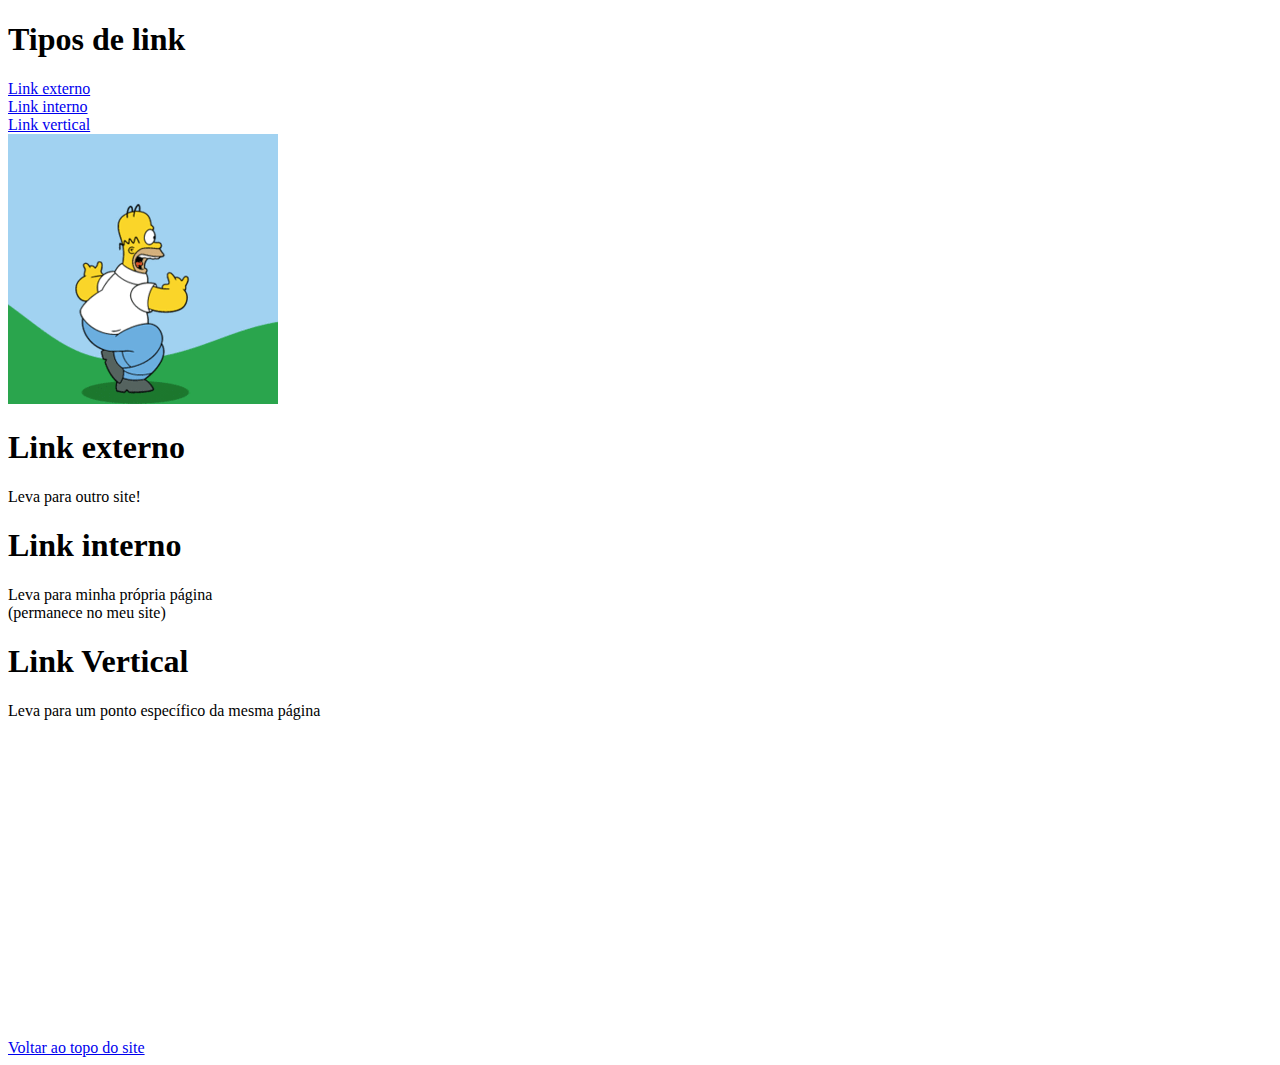
<file: Aula03/index.html>
<!doctype html>
<html>
	<head>
	</head>
	<body>
		<h1 id="topo">Tipos de link</h1>
		<a href="https://google.com" target="_blanck">
			Link externo
		</a>
		<br>
		<a href="pagina2.html">Link interno</a><br>
		<a href="#tituloVertical">
			Link vertical
		</a>
		<br>
		<a href="https://pt.stackoverflow.com/questions/6457/como-posso-pausar-e-dar-play-em-um-gif">
			<img src="simpson.gif">
		</a>
		
		
		<h1 id="tituloExterno">Link externo</h1>
		Leva para outro site!
		<h1>Link interno</h1>
		Leva para minha própria página<br>
		(permanece no meu site)
		<h1 id="tituloVertical">Link Vertical</h1>
		Leva para um ponto específico da mesma página
		<br>
		<iframe width="560" height="315" src="https://www.youtube.com/embed/8sZns8gbnsk" title="YouTube video player" frameborder="0" allow="accelerometer; autoplay; clipboard-write; encrypted-media; gyroscope; picture-in-picture" allowfullscreen></iframe>
		<br>
		<a href="#topo">Voltar ao topo do site</a>
	</body>
</html>
</file>
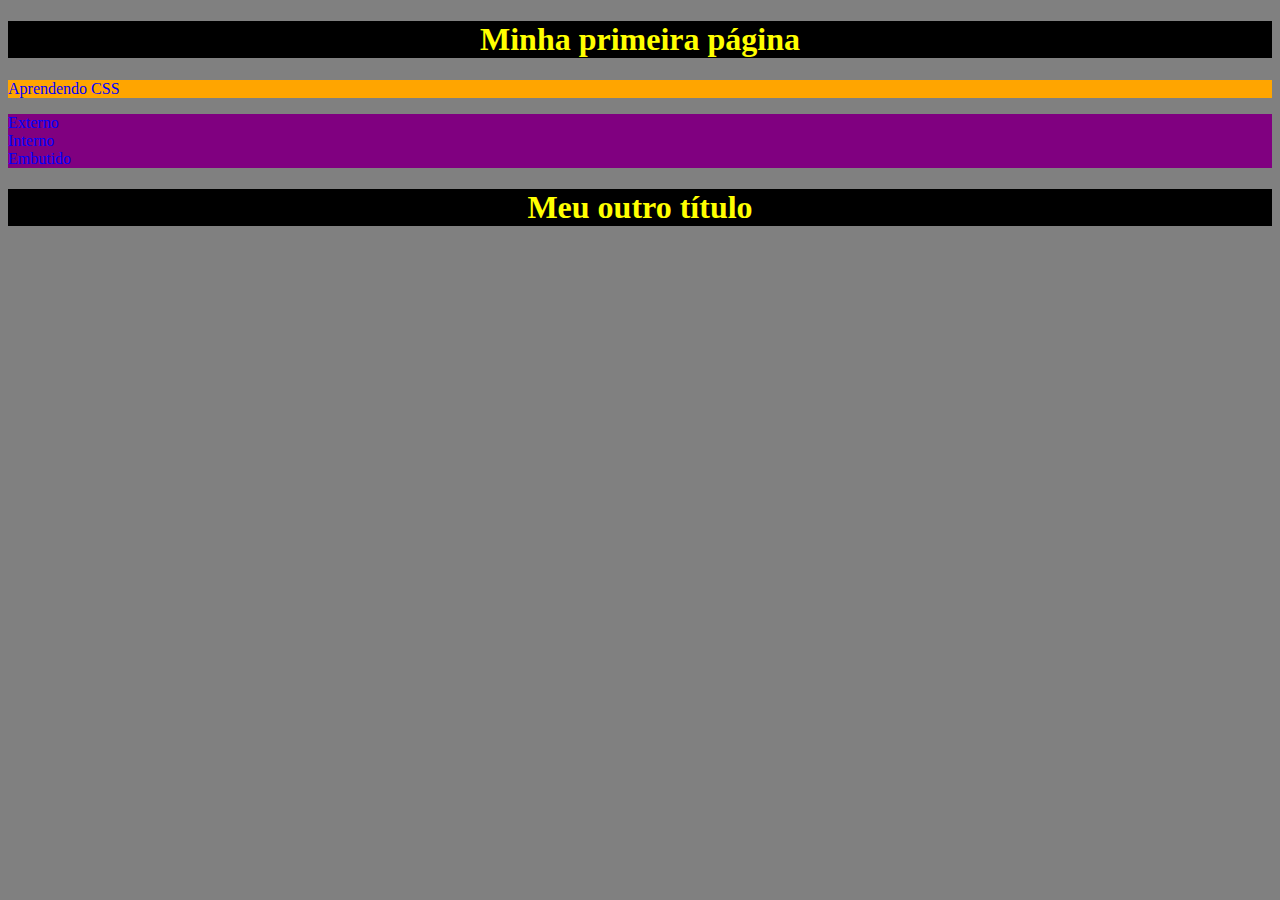
<file: Aula04/index.html>
<!doctype html>
<html>
	<head>
		<meta charset="UTF-8">
		<title>Usando CSS</title>
		<link rel="stylesheet" href="estilo.css">
	</head>
	<body>
		<h1>Minha primeira página</h1>
		<p>Aprendendo CSS</p>
		<div>
			Externo<br>
			Interno<br>
			Embutido
		</div>
		<h1>Meu outro título</h1>
	</body>
</html>
</file>
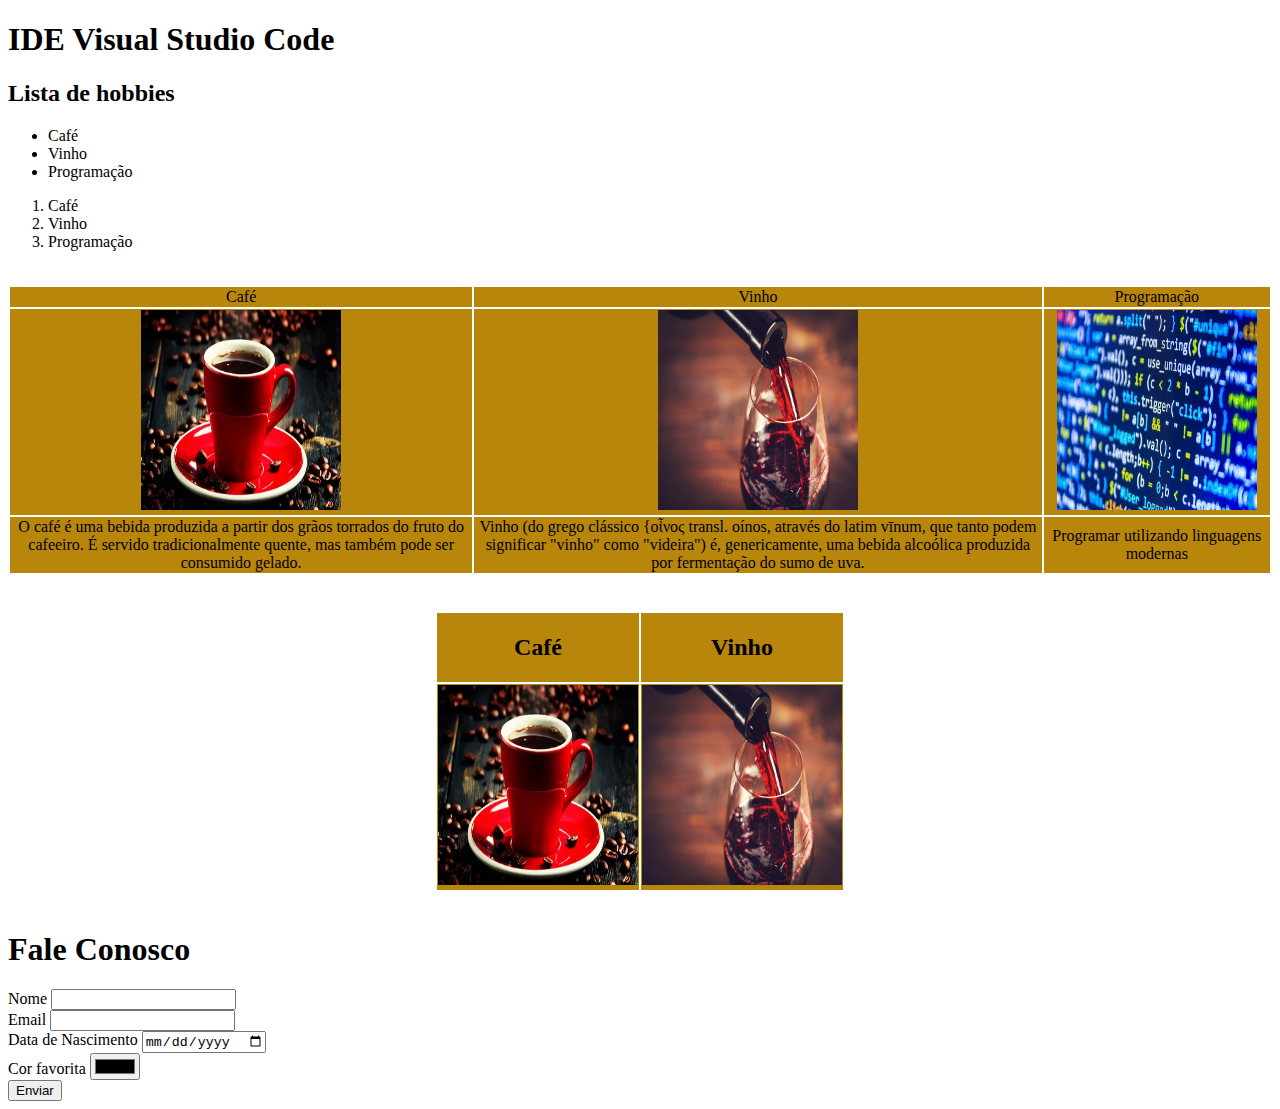
<file: Aula05/index.html>
<!DOCTYPE html>
<html>
    <head>
        <meta charset="UTF-8">
        <title>Minha página VSC</title>
        <link rel="stylesheet" href="css/estilo.css">
    </head>
    <body>
        <h1>IDE Visual Studio Code</h1>
        <h2>Lista de hobbies</h2>
        <ul>
            <li>Café</li>
            <li>Vinho</li>
            <li>Programação</li>
        </ul>
        <ol>
            <li>Café</li>
            <li>Vinho</li>
            <li>Programação</li>
        </ol>
        <br>
        <table>
            <tr>
                <td>Café</td>
                <td>Vinho</td>
                <td>Programação</td>
            </tr>
            <tr>
                <td>
                    <img src="imagem/cafe.webp" width="200" height="200">
                </td>
                <td>
                    <img src="imagem/vinho.jpg" width="200" height="200">
                </td>
                <td>
                    <img src="imagem/programacao.webp" width="200" height="200">
                </td>
            </tr>
            <tr>
                <td>O café é uma bebida produzida a partir dos grãos torrados do fruto do cafeeiro. É servido tradicionalmente quente, mas também pode ser consumido gelado. </td>
                <td>Vinho (do grego clássico {οἶνος transl. oínos, através do latim vīnum, que tanto podem significar "vinho" como "videira") é, genericamente, uma bebida alcoólica produzida por fermentação do sumo de uva.</td>
                <td>Programar utilizando linguagens modernas</td>
            </tr>
        </table>
        <br>
        <br>
        <table align="center">
            <tr>
                <td><h2>Café</h2></td>
                <td><h2>Vinho</h2></td>
            </tr>
            <tr>
                <td>                    
                    <img src="imagem/cafe.webp" width="200" height="200">
                </td>
                <td>
                    <img src="imagem/vinho.jpg" width="200" height="200">
                </td>
            </tr>
        </table>
        <br>
        <h1> Fale Conosco</h1>
        <form>
            Nome
            <input type="text"><br>
            Email
            <input type="email"><br>
            Data de Nascimento
            <input type="date"><br>
            Cor favorita
            <input type="color"><br>
            <input type="submit" value="Enviar">
        </form>
    </body>
</html>
</file>
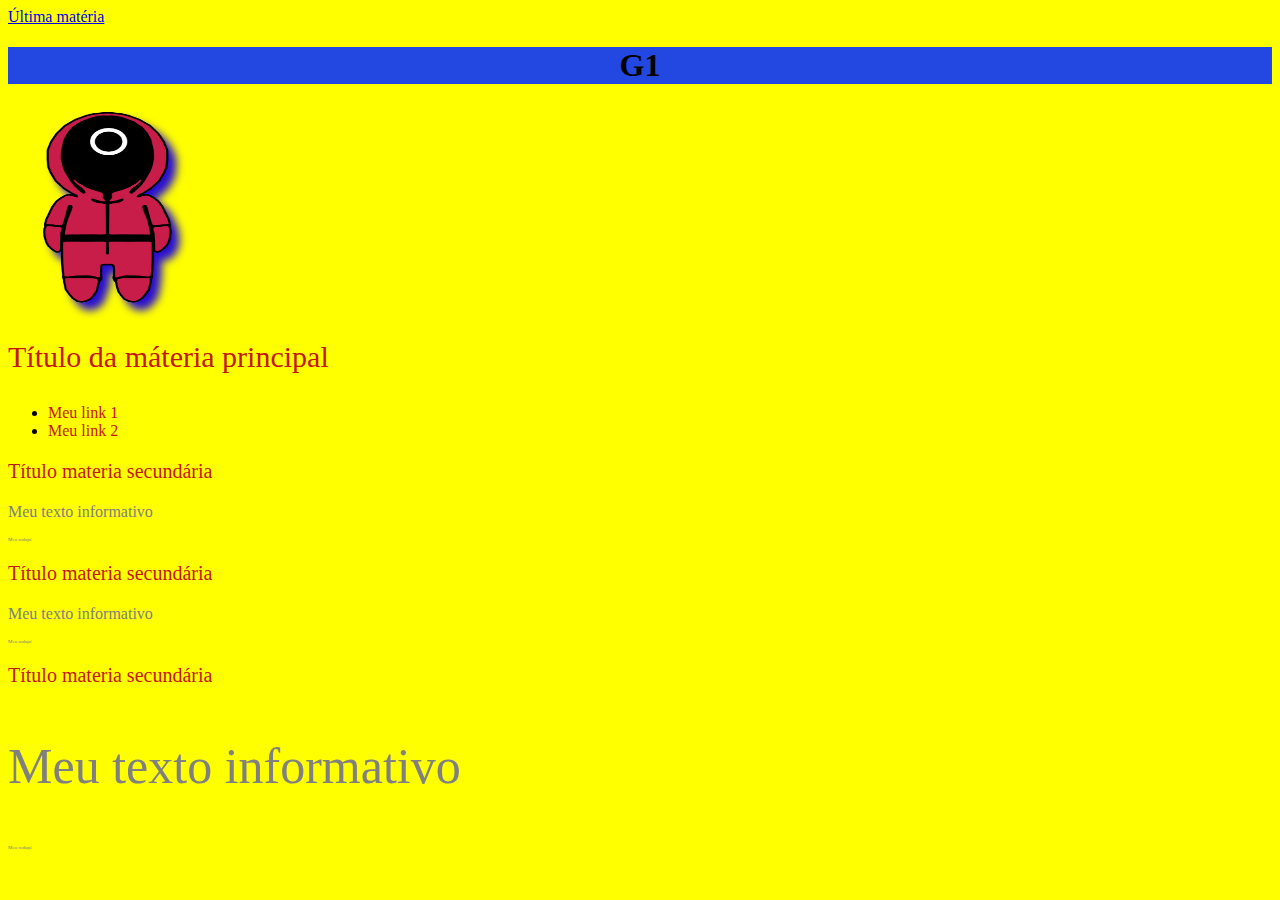
<file: Aula06/index.html>
<!DOCTYPE html>
<html>
    <head>
        <meta charset="UTF-8">
        <title>CSS Avançado</title>
        <link rel="stylesheet" href="css/aparencia.css">
    </head>
    <body>
        <a href="#ultimaMateria">Última matéria</a>
        <h1 class="titulo">G1</h1>
        <img class="sombraContorno" src="boneco2.png" height="200px" width="200px">
        <div>
            <p class="materiaPrincipal corG1">Título da 
                máteria principal</p>
            <ul>
                <li><a class="corG1">Meu link 1</a></li>
                <li><a class="corG1">Meu link 2</a></li>
            </ul>
        </div>
        <div>
            <p class="materiaSecundaria">Título 
                materia secundária</p>
            <p class="textoMateria">Meu texto informativo</p>
            <p class="rodapeMateria">Meu rodapé</p>
        </div>
        <div>
            <p class="materiaSecundaria">Título 
                materia secundária</p>
            <p class="textoMateria">Meu texto informativo</p>
            <p class="rodapeMateria">Meu rodapé</p>
        </div>
        <div id="ultimaMateria">
            <p class="materiaSecundaria">Título 
                materia secundária</p>
            <p class="textoMateria">Meu texto informativo</p>
            <p class="rodapeMateria">Meu rodapé</p>
        </div>
    </body>
</html>
</file>
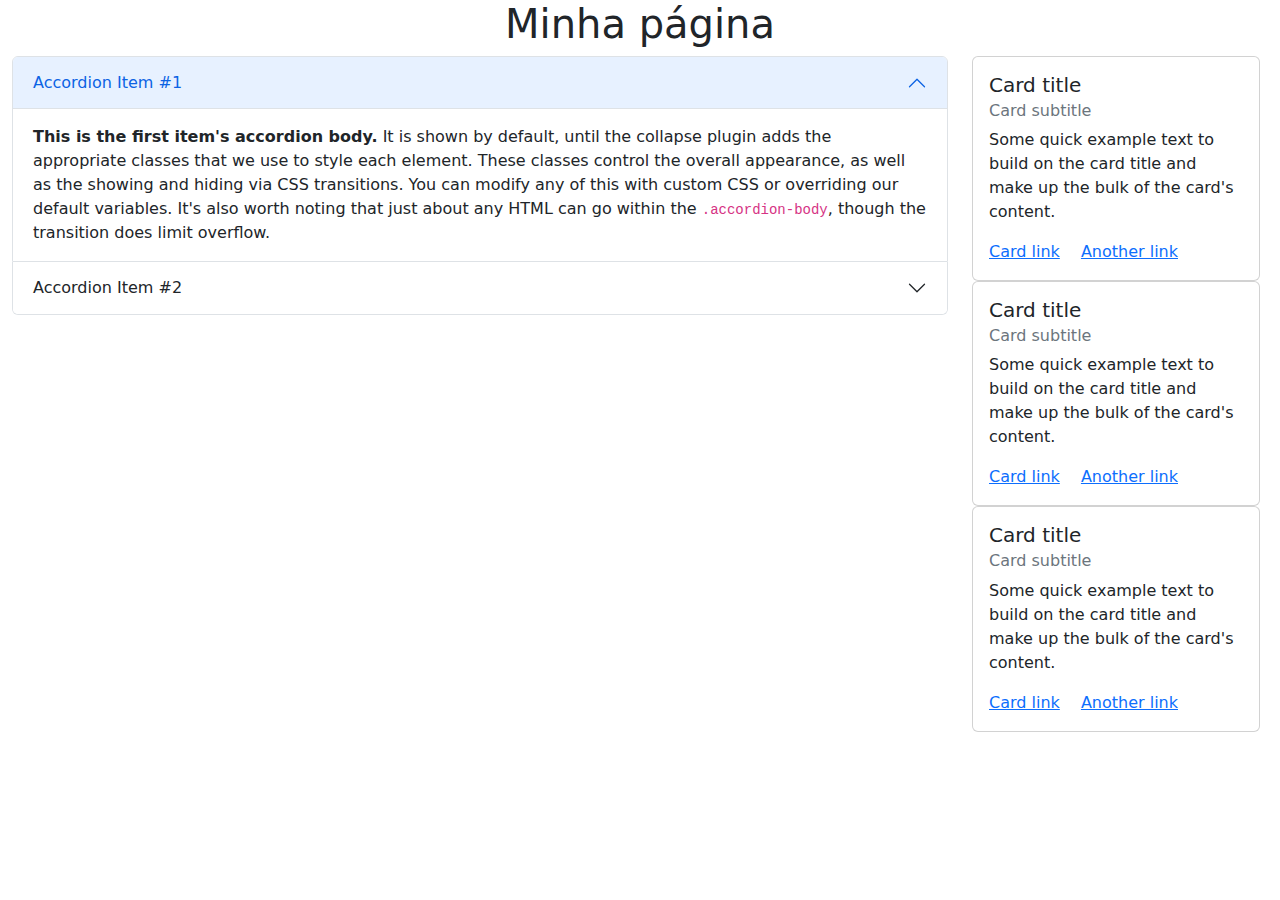
<file: Aula08/index.html>
<!doctype html>
<html lang="en">
  <head>
    <meta charset="utf-8">
    <meta name="viewport" content="width=device-width, initial-scale=1">
    <title>Bootstrap demo</title>
    <link href="css/bootstrap.min.css" rel="stylesheet">
  </head>
  <body>
    <div class="container-fluid">
        <div class="row">
            <h1 align="center">Minha página</h1>
        </div>
        <div class="row">
            <div class="col-md-9">
                <div class="accordion" id="accordionPanelsStayOpenExample">
                    <div class="accordion-item">
                      <h2 class="accordion-header" id="panelsStayOpen-headingOne">
                        <button class="accordion-button" type="button" data-bs-toggle="collapse" data-bs-target="#panelsStayOpen-collapseOne" aria-expanded="true" aria-controls="panelsStayOpen-collapseOne">
                          Accordion Item #1
                        </button>
                      </h2>
                      <div id="panelsStayOpen-collapseOne" class="accordion-collapse collapse show" aria-labelledby="panelsStayOpen-headingOne">
                        <div class="accordion-body">
                          <strong>This is the first item's accordion body.</strong> It is shown by default, until the collapse plugin adds the appropriate classes that we use to style each element. These classes control the overall appearance, as well as the showing and hiding via CSS transitions. You can modify any of this with custom CSS or overriding our default variables. It's also worth noting that just about any HTML can go within the <code>.accordion-body</code>, though the transition does limit overflow.
                        </div>
                      </div>
                    </div>
                    <div class="accordion-item">
                      <h2 class="accordion-header" id="panelsStayOpen-headingTwo">
                        <button class="accordion-button collapsed" type="button" data-bs-toggle="collapse" data-bs-target="#panelsStayOpen-collapseTwo" aria-expanded="false" aria-controls="panelsStayOpen-collapseTwo">
                          Accordion Item #2
                        </button>
                      </h2>
                      <div id="panelsStayOpen-collapseTwo" class="accordion-collapse collapse" aria-labelledby="panelsStayOpen-headingTwo">
                        <div class="accordion-body">
                          <strong>This is the second item's accordion body.</strong> It is hidden by default, until the collapse plugin adds the appropriate classes that we use to style each element. These classes control the overall appearance, as well as the showing and hiding via CSS transitions. You can modify any of this with custom CSS or overriding our default variables. It's also worth noting that just about any HTML can go within the <code>.accordion-body</code>, though the transition does limit overflow.
                        </div>
                      </div>
                    </div>
                  </div>
            </div>
            <div class="col-md-3">
                <div class="card" style="width: 18rem;">
                    <div class="card-body">
                      <h5 class="card-title">Card title</h5>
                      <h6 class="card-subtitle mb-2 text-muted">Card subtitle</h6>
                      <p class="card-text">Some quick example text to build on the card title and make up the bulk of the card's content.</p>
                      <a href="#" class="card-link">Card link</a>
                      <a href="#" class="card-link">Another link</a>
                    </div>
                  </div>
                  <div class="card" style="width: 18rem;">
                    <div class="card-body">
                      <h5 class="card-title">Card title</h5>
                      <h6 class="card-subtitle mb-2 text-muted">Card subtitle</h6>
                      <p class="card-text">Some quick example text to build on the card title and make up the bulk of the card's content.</p>
                      <a href="#" class="card-link">Card link</a>
                      <a href="#" class="card-link">Another link</a>
                    </div>
                  </div>
                  <div class="card" style="width: 18rem;">
                    <div class="card-body">
                      <h5 class="card-title">Card title</h5>
                      <h6 class="card-subtitle mb-2 text-muted">Card subtitle</h6>
                      <p class="card-text">Some quick example text to build on the card title and make up the bulk of the card's content.</p>
                      <a href="#" class="card-link">Card link</a>
                      <a href="#" class="card-link">Another link</a>
                    </div>
                  </div>
            </div>
        </div>
        <div class="row"></div>
    </div>
    <script src="js/bootstrap.min.js"></script>
  </body>
</html>
</file>
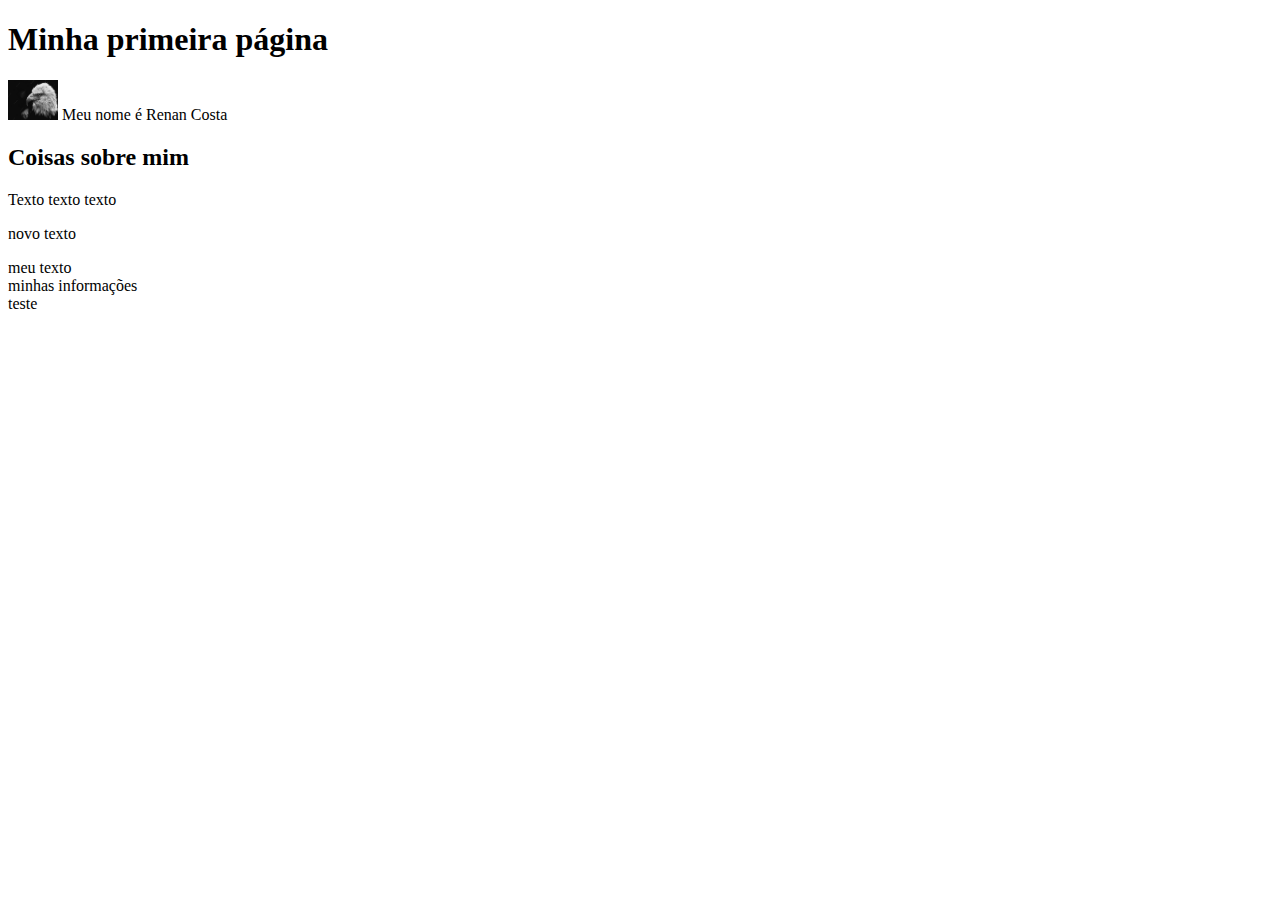
<file: Aula02/paginaCompletaAula2.html>
<!DOCTYPE html>
<html>
	<head>
		<meta charset="UTF-8">
		<title>Renan Costa</title><!--Tag de título-->
	</head>
	<body>
		<h1>Minha primeira página</h1>
		
		<img src="imagem/animal/aguia.png" title="Águia"
		alt="Imagem de perfil de uma águia"
		width="50" height="40">
		
		Meu nome é Renan Costa
		<h2>Coisas sobre mim</h2>
		Texto texto texto
		<p>novo texto</p>
		meu texto<br>
		minhas informações<br>
		teste
	</body>
</html>
</file>
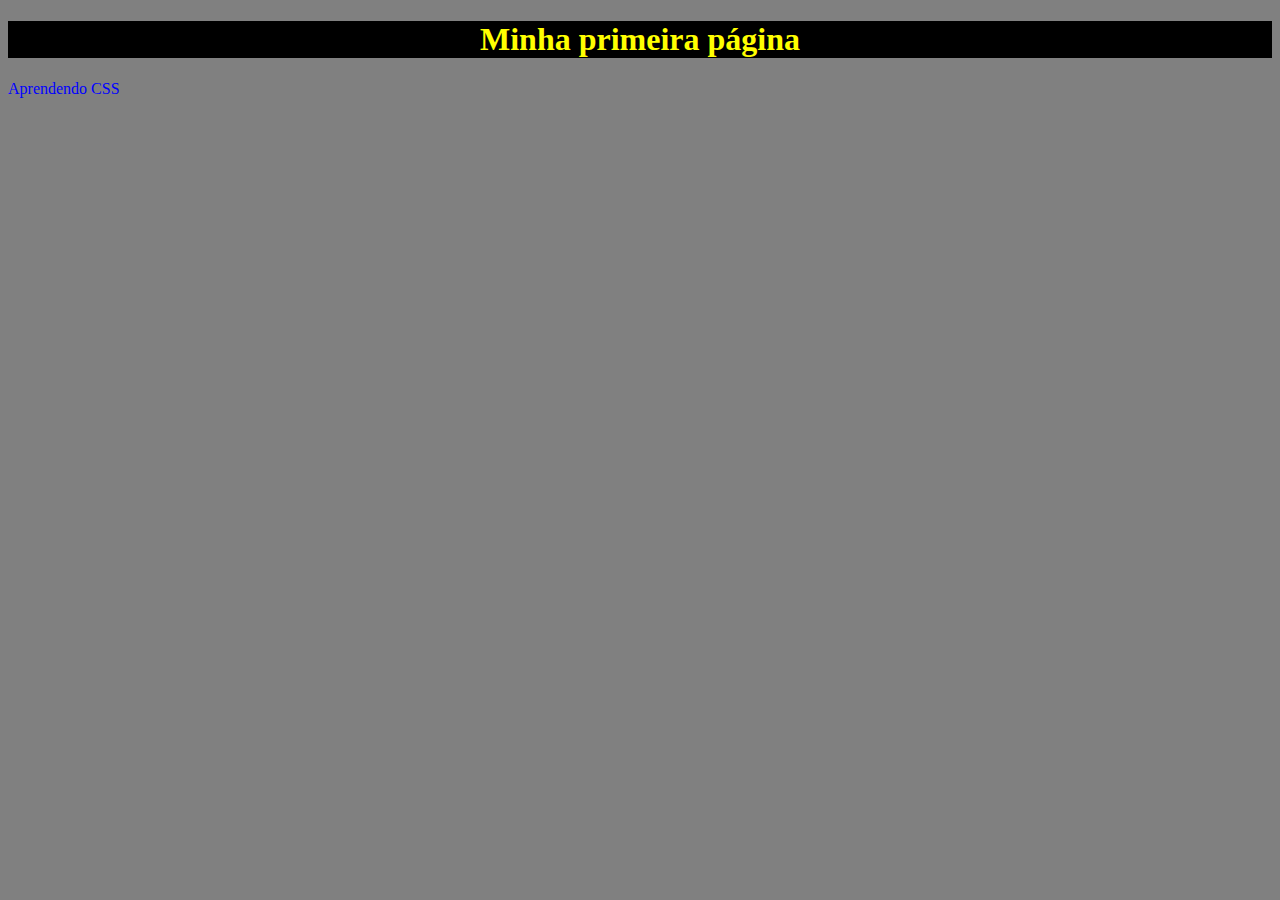
<file: Aula04/usandoCSSInterno_Embutido.html>
<!doctype html>
<html>
	<head>
		<meta charset="UTF-8">
		<title>Usando CSS</title>
		<style>
			h1 {
				color: yellow;
				background-color: black;
				text-align: center;
			}
		</style>
	</head>
	<body style="color: blue; background-color: gray">
		<h1>Minha primeira página</h1>
		Aprendendo CSS
	</body>
</html>
</file>
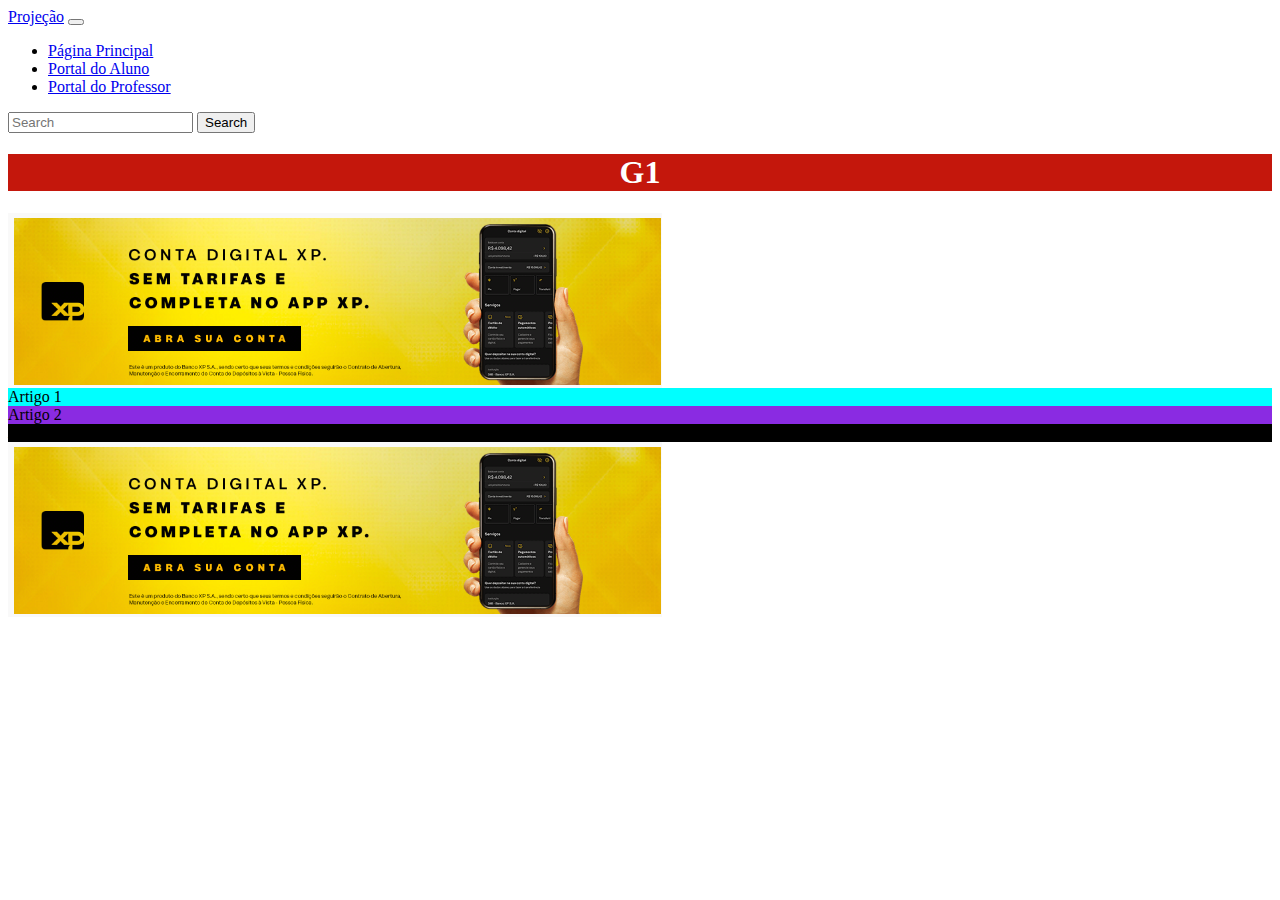
<file: Aula07/g1.html>
<html>
    <head>
        <title>G1</title>
        <link href="https://cdn.jsdelivr.net/npm/bootstrap@5.2.2/dist/css/bootstrap.min.css" rel="stylesheet" integrity="sha384-Zenh87qX5JnK2Jl0vWa8Ck2rdkQ2Bzep5IDxbcnCeuOxjzrPF/et3URy9Bv1WTRi" crossorigin="anonymous">
        <link href="estilo.css" rel="stylesheet">
    </head>
    <body>
        <div class="container-fluid">
            <div class="row">
                <nav class="navbar navbar-expand-lg bg-light">
                    <div class="container-fluid">
                      <a class="navbar-brand" href="https://projecao.br">Projeção</a>
                      <button class="navbar-toggler" type="button" data-bs-toggle="collapse" data-bs-target="#navbarSupportedContent" aria-controls="navbarSupportedContent" aria-expanded="false" aria-label="Toggle navigation">
                        <span class="navbar-toggler-icon"></span>
                      </button>
                      <div class="collapse navbar-collapse" id="navbarSupportedContent">
                        <ul class="navbar-nav me-auto mb-2 mb-lg-0">
                          <li class="nav-item">
                            <a class="nav-link" aria-current="page" href="#">Página Principal</a>
                          </li>
                          <li class="nav-item">
                            <a class="nav-link" href="#">Portal do Aluno</a>
                          </li>
                          <li class="nav-item">
                            <a class="nav-link" href="#">Portal do Professor</a>
                          </li>
                        </ul>
                        <form class="d-flex" role="search">
                          <input class="form-control me-2" type="search" placeholder="Search" aria-label="Search">
                          <button class="btn btn-outline-success" type="submit">Search</button>
                        </form>
                      </div>
                    </div>
                  </nav>
            </div>
            <div class="row">
                <h1 class="tituloG1">G1</h1>
            </div>
            <div class="row">
                <div class="col-md-2"></div>
                <div class="col-md-8">
                    <div class="row">
                        <img src="propaganda.png">
                    </div>
                    <div class="row">
                        <div class="col-md-6 corFundo1">
                            Artigo 1
                        </div>
                        <div class="col-md-6">
                            <div class="row corFundo2">
                                Artigo 2
                            </div>
                            <div class="row corFundo3">
                                Artigo 3
                            </div>
                        </div>
                    </div>
                    <div class="row">
                        <img src="propaganda.png">
                    </div>
                    <div class="row"></div>
                </div>
                <div class="col-md-2"></div>
            </div>
            <div class="row">

            </div>
        </div>
        <script src="https://cdn.jsdelivr.net/npm/bootstrap@5.2.2/dist/js/bootstrap.bundle.min.js" integrity="sha384-OERcA2EqjJCMA+/3y+gxIOqMEjwtxJY7qPCqsdltbNJuaOe923+mo//f6V8Qbsw3" crossorigin="anonymous"></script>
    </body>
</html>
</file>
<file: Aula04/estilo.css>
h1 {
	color: yellow;
	background-color: black;
	text-align: center;
}

body {
	color: blue; 
	background-color: gray;
}

p {
	background-color:orange;
}

div {
	background-color: purple;
}
</file>
<file: Aula05/css/estilo.css>
td{
    text-align: center;
    background-color: darkgoldenrod;
}
</file>
<file: Aula06/css/aparencia.css>
body{
	color: #000;
	background-color: yellow;
}

h1{
	background-color: #2248e1;
	text-align: center;
}

h2{
	background-color: #6c9fbe;
}

.materiaPrincipal{
	color: #c4170c;
	font-size: 30px;
}

.corG1{
	color:#c4170c;
}

.materiaSecundaria{
	color: #c4170c;
	font-size: 20px;
}

.textoMateria{
	color:#808080;
}

.rodapeMateria{
	color:#808080;
	font-size: 5px;
}

#ultimaMateria{
	font-size: 50px;
}

.sombraQuadrada{ 
	box-shadow: 8px 8px 8px #0c0c0a; 
} 

.sombraContorno{ 
	filter: drop-shadow(8px 8px 4px #290fd1); 
}
</file>
<file: Aula07/estilo.css>
.tituloG1{
    background-color: #C4170C;
    text-align: center;
    color:white;
}

.corFundo1{
    background-color: aqua;
}

.corFundo2{
    background-color: blueviolet;
}

.corFundo3{
    background-color: black;
}

.corMenu{
    background-color: darkgoldenrod;
}
</file>
